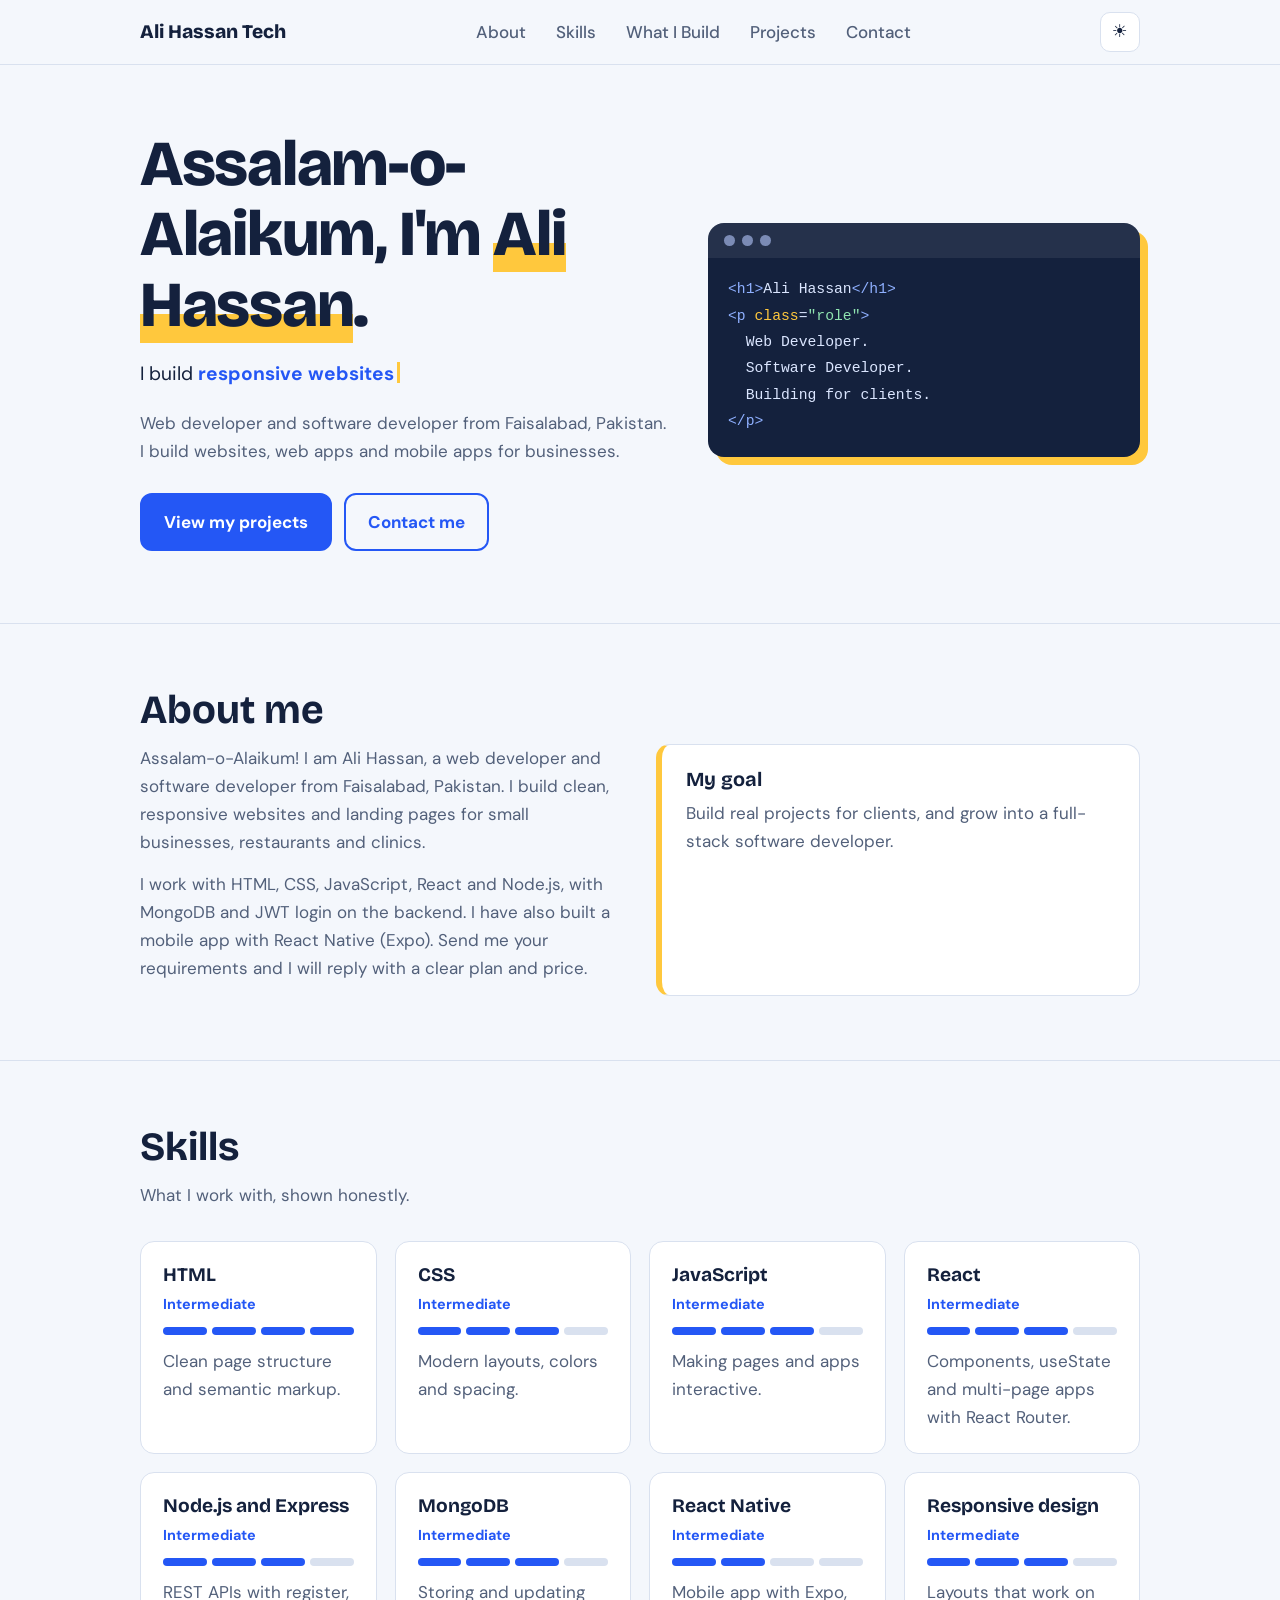
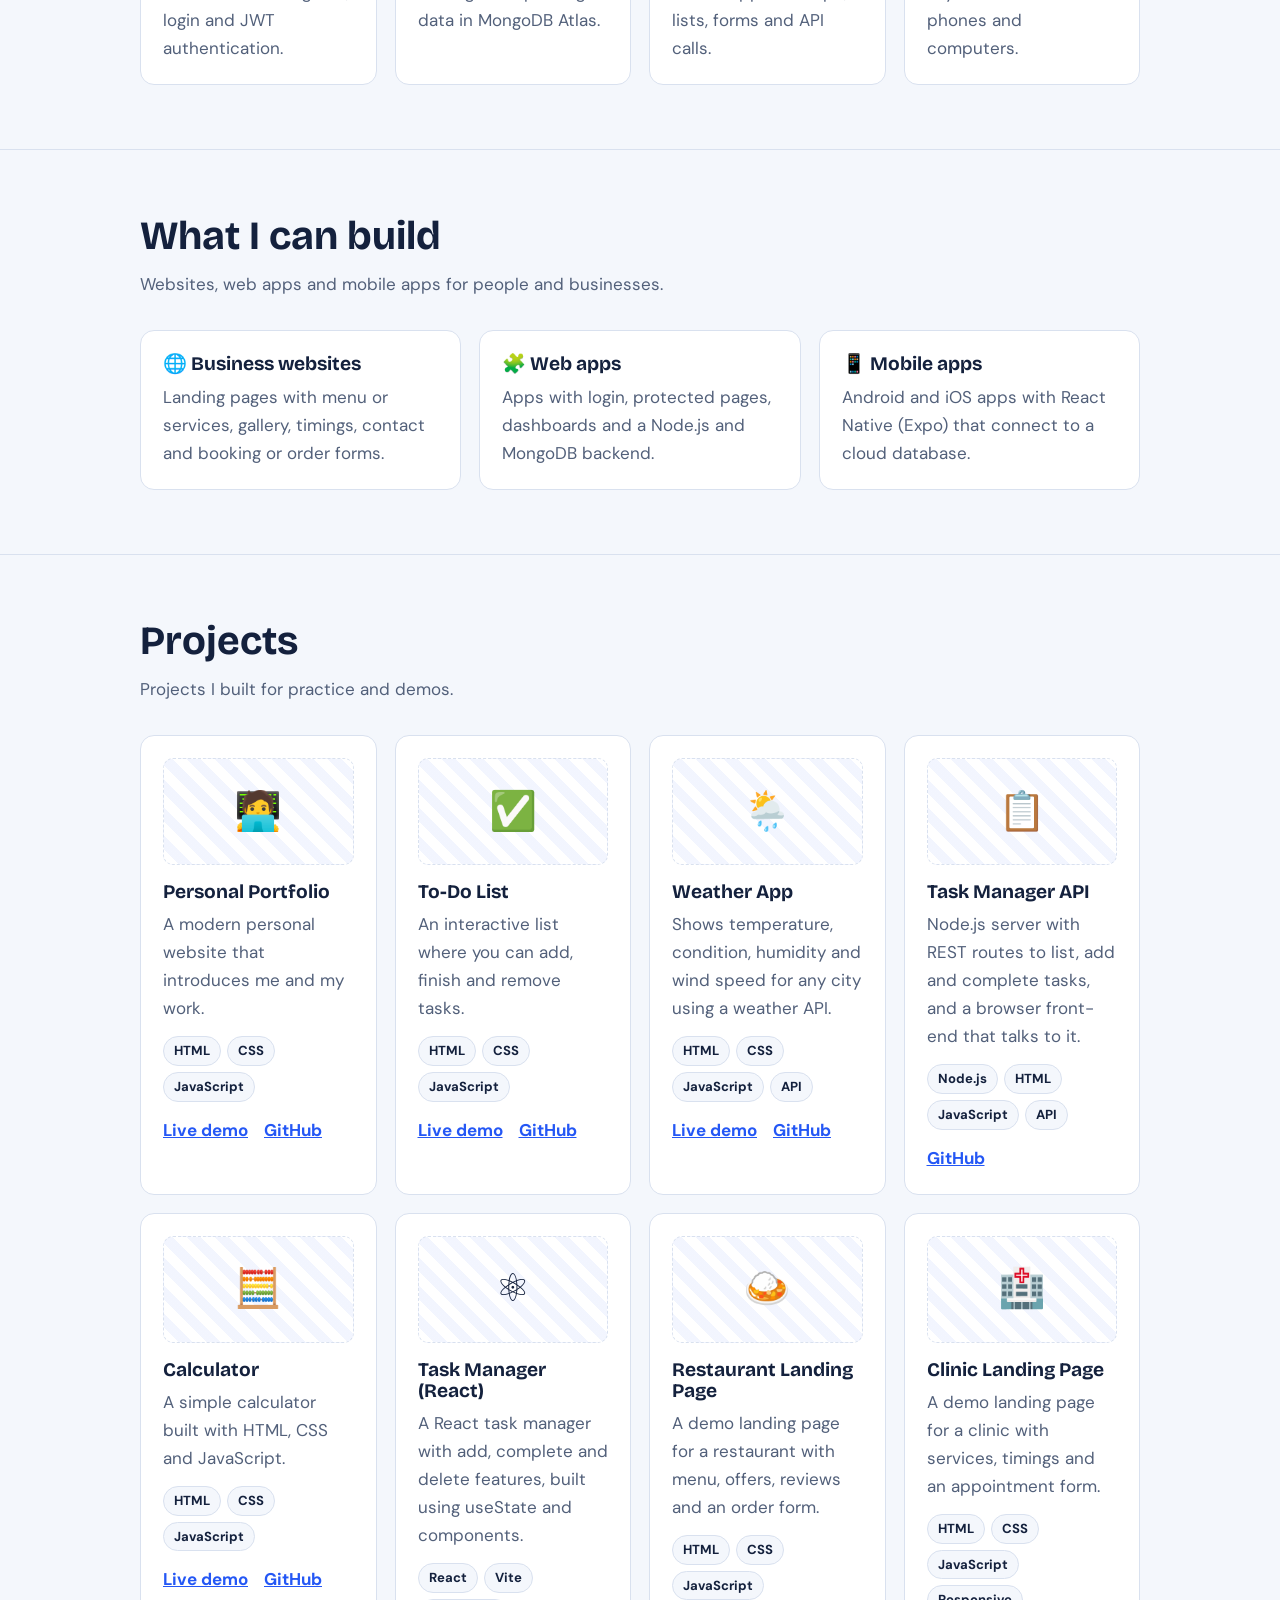
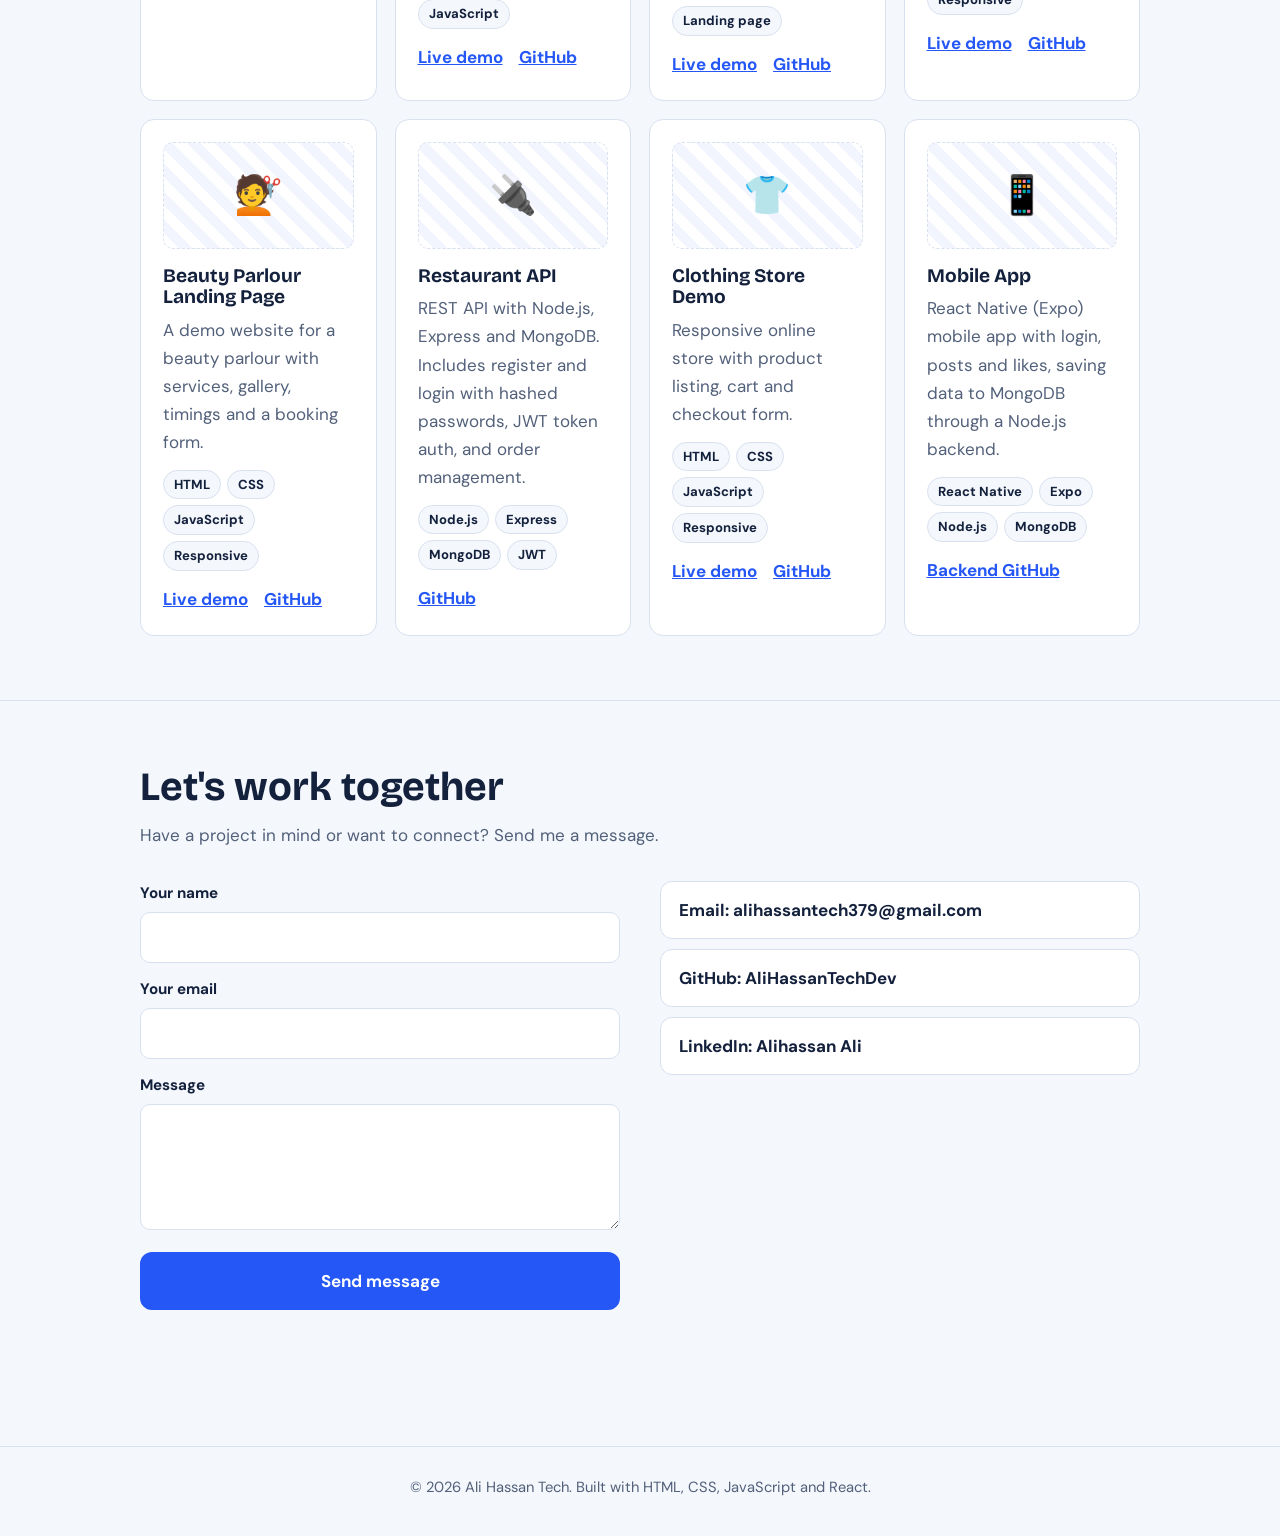
<file: index.html>
<!DOCTYPE html>
<html lang="en" data-theme="light">
<head>
  <meta charset="UTF-8">
  <meta name="viewport" content="width=device-width, initial-scale=1.0">
  <meta name="google-site-verification" content="fkMS2w0Q9aMJQd9gZnTklXgMXnlZef09tQnP1ck4gIs">

  <!-- Google Analytics -->
  <script async src="https://www.googletagmanager.com/gtag/js?id=G-DRD0WNYX33"></script>
  <script>
    window.dataLayer = window.dataLayer || [];
    function gtag(){dataLayer.push(arguments);}
    gtag('js', new Date());
    gtag('config', 'G-DRD0WNYX33');
  </script>

  <title>Ali Hassan Tech | Web Developer and Software Developer</title>
  <meta name="description" content="Ali Hassan Tech is a web and software developer from Faisalabad, Pakistan. I build responsive websites, web apps and mobile apps with React, Node.js, MongoDB and React Native.">
  <link rel="canonical" href="https://alihassantechdev.github.io/">
  <meta name="robots" content="index, follow">
  <meta name="theme-color" content="#2457f5">

  <!-- Social share preview -->
  <meta property="og:type" content="website">
  <meta property="og:site_name" content="Ali Hassan Tech">
  <meta property="og:title" content="Ali Hassan Tech | Web Developer and Software Developer">
  <meta property="og:description" content="Responsive websites, web apps and mobile apps with React, Node.js and MongoDB.">
  <meta property="og:url" content="https://alihassantechdev.github.io/">
  <meta name="twitter:card" content="summary">

  <!-- Structured data -->
  <script type="application/ld+json">
  {
    "@context": "https://schema.org",
    "@graph": [
      {
        "@type": "WebSite",
        "name": "Ali Hassan Tech",
        "alternateName": ["alihassantechdev", "Ali Hassan Tech Dev"],
        "url": "https://alihassantechdev.github.io/"
      },
      {
        "@type": "Person",
        "name": "Ali Hassan",
        "alternateName": ["Ali Hassan Tech", "alihassantechdev"],
        "url": "https://alihassantechdev.github.io/",
        "jobTitle": "Web Developer and Software Developer",
        "sameAs": ["https://github.com/AliHassanTechDev"]
      }
    ]
  }
  </script>

  <link rel="preconnect" href="https://fonts.googleapis.com">
  <link rel="preconnect" href="https://fonts.gstatic.com" crossorigin>
  <link href="https://fonts.googleapis.com/css2?family=Bricolage+Grotesque:wght@500;700;800&family=DM+Sans:wght@400;500;700&display=swap" rel="stylesheet">

  <style>
/* ===== Colors (light + dark) ===== */
:root{
  --bg:#f4f7fc; --surface:#ffffff; --ink:#14213d; --muted:#52607a; --line:#d9e1ef;
  --accent:#2457f5; --accent-ink:#ffffff; --hi:#ffc83d; --code:#14213d; --code-ink:#dbe6ff;
}
@media (prefers-color-scheme:dark){
  :root:not([data-theme="light"]){
    --bg:#0e1630; --surface:#17224a; --ink:#eef2ff; --muted:#a6b3d6; --line:#2a386b;
    --accent:#6c8cff; --accent-ink:#0e1630; --code:#0a1022;
  }
}
:root[data-theme="dark"]{
  --bg:#0e1630; --surface:#17224a; --ink:#eef2ff; --muted:#a6b3d6; --line:#2a386b;
  --accent:#6c8cff; --accent-ink:#0e1630; --code:#0a1022;
}

/* ===== Base ===== */
*,*::before,*::after{box-sizing:border-box}
html{scroll-behavior:smooth;scroll-padding-top:72px}
body{margin:0;background:var(--bg);color:var(--ink);font:400 17px/1.65 "DM Sans",system-ui,sans-serif}
h1,h2,h3{font-family:"Bricolage Grotesque",system-ui,sans-serif;line-height:1.1;margin:0}
a{color:inherit}
button{font:inherit;cursor:pointer}
:focus-visible{outline:3px solid var(--accent);outline-offset:3px;border-radius:6px}
.wrap{max-width:1040px;margin:0 auto;padding:0 20px}

/* ===== Header ===== */
header{position:sticky;top:0;z-index:10;background:var(--bg);border-bottom:1px solid var(--line)}
.bar{display:flex;align-items:center;justify-content:space-between;height:64px}
.logo{font-family:"Bricolage Grotesque",sans-serif;font-weight:800;font-size:1.2rem;text-decoration:none}
nav{display:flex;gap:6px;align-items:center}
nav a{text-decoration:none;padding:8px 12px;border-radius:8px;color:var(--muted);font-weight:500}
nav a:hover{color:var(--ink);background:var(--surface)}
.icon{background:var(--surface);border:1px solid var(--line);color:var(--ink);width:40px;height:40px;border-radius:10px;font-size:1.1rem}
#menu{display:none}
@media(max-width:720px){
  #menu{display:inline-block}
  nav{display:none;position:absolute;top:64px;left:0;right:0;background:var(--bg);flex-direction:column;align-items:stretch;padding:10px 20px 16px;border-bottom:1px solid var(--line)}
  nav.open{display:flex}
}

/* ===== Hero ===== */
.hero{display:grid;grid-template-columns:1.1fr .9fr;gap:40px;align-items:center;padding:64px 20px 72px}
@media(max-width:820px){.hero{grid-template-columns:1fr;padding:40px 20px 48px}}
.hero h1{font-size:clamp(2.3rem,6vw,4rem);font-weight:800;letter-spacing:-.02em}
.hero h1 mark{background:linear-gradient(transparent 62%,var(--hi) 62%);color:inherit}
.hero p{color:var(--muted);max-width:46ch;margin:18px 0 0}
.hero .typing{font-size:1.2rem;color:var(--ink);min-height:1.7em}
.hero .typing strong{color:var(--accent)}
.hero .btns{margin-top:28px}
.btns{display:flex;gap:12px;flex-wrap:wrap}
.btn{display:inline-block;text-decoration:none;font-weight:700;padding:13px 22px;border-radius:12px;border:2px solid var(--accent);background:transparent;color:var(--accent);transition:transform .15s}
.btn.main{background:var(--accent);color:var(--accent-ink)}
.btn:hover{transform:translateY(-2px)}
.cursor{display:inline-block;width:3px;height:1.1em;background:var(--hi);margin-left:3px;vertical-align:-3px;animation:blink 1s steps(2) infinite}
@keyframes blink{50%{opacity:0}}

/* ===== Code card ===== */
.editor{background:var(--code);color:var(--code-ink);border-radius:16px;overflow:hidden;box-shadow:8px 8px 0 var(--hi)}
.editor .top{display:flex;gap:7px;padding:12px 16px;background:rgba(255,255,255,.07)}
.editor .top i{width:11px;height:11px;border-radius:50%;background:#7b8bb5;display:block}
.editor pre{margin:0;padding:18px 20px 22px;font:500 .92rem/1.8 ui-monospace,Menlo,Consolas,monospace;white-space:pre-wrap}
.k{color:#ffc83d}.s{color:#8fe3b0}.t{color:#8fb0ff}

/* ===== Sections ===== */
section{padding:64px 0;border-top:1px solid var(--line)}
section h2{font-size:clamp(1.8rem,4vw,2.5rem);margin-bottom:12px}
.lead{color:var(--muted);max-width:62ch;margin:0 0 32px}
.grid{display:grid;gap:18px;grid-template-columns:repeat(auto-fit,minmax(230px,1fr))}
.card{background:var(--surface);border:1px solid var(--line);border-radius:14px;padding:22px}
.card h3{font-size:1.2rem;margin-bottom:8px}
.card p{margin:0;color:var(--muted)}

/* About */
.about{display:grid;grid-template-columns:1fr 1fr;gap:32px}
@media(max-width:820px){.about{grid-template-columns:1fr}}
.about p{margin:0 0 14px;color:var(--muted)}
.goal{background:var(--surface);border:1px solid var(--line);border-left:6px solid var(--hi);border-radius:14px;padding:24px}
.goal h3{margin-bottom:8px}
.goal p{margin:0}

/* Skills */
.lv{font-weight:700;font-size:.9rem;color:var(--accent)}
.level{display:flex;gap:5px;margin:10px 0 12px}
.level span{width:100%;height:8px;border-radius:4px;background:var(--line)}
.level span.on{background:var(--accent)}

/* Projects */
.shot{aspect-ratio:16/9;border-radius:10px;margin-bottom:16px;display:grid;place-items:center;font-size:2.4rem;border:1px dashed var(--line);background:repeating-linear-gradient(45deg,transparent 0 10px,rgba(36,87,245,.06) 10px 20px)}
.tags{display:flex;flex-wrap:wrap;gap:6px;margin:14px 0}
.tags span{font-size:.82rem;font-weight:700;padding:3px 10px;border-radius:99px;background:var(--bg);border:1px solid var(--line)}
.links{display:flex;gap:16px;font-weight:700}
.links a{color:var(--accent)}

/* Contact */
.contact{display:grid;grid-template-columns:1fr 1fr;gap:40px}
@media(max-width:820px){.contact{grid-template-columns:1fr}}
form{display:grid;gap:14px;max-width:520px}
label{font-weight:700;font-size:.95rem}
input,textarea{width:100%;font:inherit;padding:12px 14px;border-radius:10px;border:1px solid var(--line);background:var(--surface);color:var(--ink);margin-top:6px}
.ways a{display:block;padding:14px 18px;margin-bottom:10px;background:var(--surface);border:1px solid var(--line);border-radius:12px;text-decoration:none;font-weight:700;overflow-wrap:anywhere}
.ways a:hover{border-color:var(--accent)}
#note{min-height:1.4em;font-weight:700;color:var(--accent)}

/* Footer */
footer{padding:28px 0 36px;border-top:1px solid var(--line);color:var(--muted);font-size:.92rem;text-align:center}

@media(prefers-reduced-motion:reduce){
  *{animation:none!important;transition:none!important;scroll-behavior:auto!important}
}
  </style>
</head>
<body>

  <!-- NAVBAR -->
  <header>
    <div class="wrap bar">
      <a class="logo" href="#top">Ali Hassan Tech</a>
      <nav id="nav" aria-label="Main">
        <a href="#about">About</a>
        <a href="#skills">Skills</a>
        <a href="#build">What I Build</a>
        <a href="#projects">Projects</a>
        <a href="#contact">Contact</a>
      </nav>
      <div>
        <button class="icon" id="theme" aria-label="Switch light or dark theme">☀️</button>
        <button class="icon" id="menu" aria-label="Open menu" aria-expanded="false">☰</button>
      </div>
    </div>
  </header>

  <main id="top">

    <!-- HERO -->
    <div class="wrap hero">
      <div>
        <h1>Assalam-o-Alaikum, I'm <mark>Ali Hassan</mark>.</h1>
        <p class="typing">I build <strong id="typing-text">responsive websites</strong><span class="cursor"></span></p>
        <p>Web developer and software developer from Faisalabad, Pakistan. I build websites, web apps and mobile apps for businesses.</p>
        <div class="btns">
          <a class="btn main" href="#projects">View my projects</a>
          <a class="btn" href="#contact">Contact me</a>
        </div>
      </div>
      <div class="editor" aria-hidden="true">
        <div class="top"><i></i><i></i><i></i></div>
<pre><span class="t">&lt;h1&gt;</span>Ali Hassan<span class="t">&lt;/h1&gt;</span>
<span class="t">&lt;p</span> <span class="k">class</span>=<span class="s">"role"</span><span class="t">&gt;</span>
  Web Developer.
  Software Developer.
  Building for clients.
<span class="t">&lt;/p&gt;</span></pre>
      </div>
    </div>

    <!-- ABOUT -->
    <section id="about"><div class="wrap">
      <h2>About me</h2>
      <div class="about">
        <div>
          <p>Assalam-o-Alaikum! I am Ali Hassan, a web developer and software developer from Faisalabad, Pakistan. I build clean, responsive websites and landing pages for small businesses, restaurants and clinics.</p>
          <p>I work with HTML, CSS, JavaScript, React and Node.js, with MongoDB and JWT login on the backend. I have also built a mobile app with React Native (Expo). Send me your requirements and I will reply with a clear plan and price.</p>
        </div>
        <div class="goal">
          <h3>My goal</h3>
          <p>Build real projects for clients, and grow into a full-stack software developer.</p>
        </div>
      </div>
    </div></section>

    <!-- SKILLS -->
    <section id="skills"><div class="wrap">
      <h2>Skills</h2>
      <p class="lead">What I work with, shown honestly.</p>
      <div class="grid">
        <div class="card"><h3>HTML</h3><div class="lv">Intermediate</div><div class="level"><span class="on"></span><span class="on"></span><span class="on"></span><span class="on"></span></div><p>Clean page structure and semantic markup.</p></div>
        <div class="card"><h3>CSS</h3><div class="lv">Intermediate</div><div class="level"><span class="on"></span><span class="on"></span><span class="on"></span><span></span></div><p>Modern layouts, colors and spacing.</p></div>
        <div class="card"><h3>JavaScript</h3><div class="lv">Intermediate</div><div class="level"><span class="on"></span><span class="on"></span><span class="on"></span><span></span></div><p>Making pages and apps interactive.</p></div>
        <div class="card"><h3>React</h3><div class="lv">Intermediate</div><div class="level"><span class="on"></span><span class="on"></span><span class="on"></span><span></span></div><p>Components, useState and multi-page apps with React Router.</p></div>
        <div class="card"><h3>Node.js and Express</h3><div class="lv">Intermediate</div><div class="level"><span class="on"></span><span class="on"></span><span class="on"></span><span></span></div><p>REST APIs with register, login and JWT authentication.</p></div>
        <div class="card"><h3>MongoDB</h3><div class="lv">Intermediate</div><div class="level"><span class="on"></span><span class="on"></span><span class="on"></span><span></span></div><p>Storing and updating data in MongoDB Atlas.</p></div>
        <div class="card"><h3>React Native</h3><div class="lv">Intermediate</div><div class="level"><span class="on"></span><span class="on"></span><span></span><span></span></div><p>Mobile app with Expo, lists, forms and API calls.</p></div>
        <div class="card"><h3>Responsive design</h3><div class="lv">Intermediate</div><div class="level"><span class="on"></span><span class="on"></span><span class="on"></span><span></span></div><p>Layouts that work on phones and computers.</p></div>
      </div>
    </div></section>

    <!-- WHAT I BUILD -->
    <section id="build"><div class="wrap">
      <h2>What I can build</h2>
      <p class="lead">Websites, web apps and mobile apps for people and businesses.</p>
      <div class="grid">
        <div class="card"><h3>🌐 Business websites</h3><p>Landing pages with menu or services, gallery, timings, contact and booking or order forms.</p></div>
        <div class="card"><h3>🧩 Web apps</h3><p>Apps with login, protected pages, dashboards and a Node.js and MongoDB backend.</p></div>
        <div class="card"><h3>📱 Mobile apps</h3><p>Android and iOS apps with React Native (Expo) that connect to a cloud database.</p></div>
      </div>
    </div></section>

    <!-- PROJECTS -->
    <section id="projects"><div class="wrap">
      <h2>Projects</h2>
      <p class="lead">Projects I built for practice and demos.</p>
      <div class="grid">
        <article class="card">
          <div class="shot" role="img" aria-label="Portfolio project">🧑‍💻</div>
          <h3>Personal Portfolio</h3>
          <p>A modern personal website that introduces me and my work.</p>
          <div class="tags"><span>HTML</span><span>CSS</span><span>JavaScript</span></div>
          <div class="links">
            <a href="https://alihassantechdev.github.io" target="_blank" rel="noopener">Live demo</a>
            <a href="https://github.com/AliHassanTechDev/AliHassanTechDev.github.io" target="_blank" rel="noopener">GitHub</a>
          </div>
        </article>
        <article class="card">
          <div class="shot" role="img" aria-label="To-Do List project">✅</div>
          <h3>To-Do List</h3>
          <p>An interactive list where you can add, finish and remove tasks.</p>
          <div class="tags"><span>HTML</span><span>CSS</span><span>JavaScript</span></div>
          <div class="links">
            <a href="Todo.html">Live demo</a>
            <a href="https://github.com/AliHassanTechDev/AliHassanTechDev.github.io/blob/main/Todo.html" target="_blank" rel="noopener">GitHub</a>
          </div>
        </article>
        <article class="card">
          <div class="shot" role="img" aria-label="Weather App project">🌦️</div>
          <h3>Weather App</h3>
          <p>Shows temperature, condition, humidity and wind speed for any city using a weather API.</p>
          <div class="tags"><span>HTML</span><span>CSS</span><span>JavaScript</span><span>API</span></div>
          <div class="links">
            <a href="Weather.html">Live demo</a>
            <a href="https://github.com/AliHassanTechDev/AliHassanTechDev.github.io/blob/main/Weather.html" target="_blank" rel="noopener">GitHub</a>
          </div>
        </article>
        <article class="card">
          <div class="shot" role="img" aria-label="Task Manager API project">📋</div>
          <h3>Task Manager API</h3>
          <p>Node.js server with REST routes to list, add and complete tasks, and a browser front-end that talks to it.</p>
          <div class="tags"><span>Node.js</span><span>HTML</span><span>JavaScript</span><span>API</span></div>
          <div class="links">
            <a href="https://github.com/AliHassanTechDev/task-manager" target="_blank" rel="noopener">GitHub</a>
          </div>
        </article>
        <article class="card">
          <div class="shot" role="img" aria-label="Calculator project">🧮</div>
          <h3>Calculator</h3>
          <p>A simple calculator built with HTML, CSS and JavaScript.</p>
          <div class="tags"><span>HTML</span><span>CSS</span><span>JavaScript</span></div>
          <div class="links">
            <a href="calculator.html" target="_blank" rel="noopener">Live demo</a>
            <a href="https://github.com/AliHassanTechDev/AliHassanTechDev.github.io/blob/main/calculator.html" target="_blank" rel="noopener">GitHub</a>
          </div>
        </article>
        <article class="card">
          <div class="shot" role="img" aria-label="Task Manager React project">⚛️</div>
          <h3>Task Manager (React)</h3>
          <p>A React task manager with add, complete and delete features, built using useState and components.</p>
          <div class="tags"><span>React</span><span>Vite</span><span>JavaScript</span></div>
          <div class="links">
            <a href="https://task-app-react-pi.vercel.app" target="_blank" rel="noopener">Live demo</a>
            <a href="https://github.com/AliHassanTechDev/task-app-react" target="_blank" rel="noopener">GitHub</a>
          </div>
        </article>
        <article class="card">
          <div class="shot" role="img" aria-label="Restaurant landing page demo">🍛</div>
          <h3>Restaurant Landing Page</h3>
          <p>A demo landing page for a restaurant with menu, offers, reviews and an order form.</p>
          <div class="tags"><span>HTML</span><span>CSS</span><span>JavaScript</span><span>Landing page</span></div>
          <div class="links">
            <a href="https://alihassantechdev.github.io/restaurant-landing-demo/" target="_blank" rel="noopener">Live demo</a>
            <a href="https://github.com/AliHassanTechDev/restaurant-landing-demo" target="_blank" rel="noopener">GitHub</a>
          </div>
        </article>
        <article class="card">
          <div class="shot" role="img" aria-label="Clinic landing page demo">🏥</div>
          <h3>Clinic Landing Page</h3>
          <p>A demo landing page for a clinic with services, timings and an appointment form.</p>
          <div class="tags"><span>HTML</span><span>CSS</span><span>JavaScript</span><span>Responsive</span></div>
          <div class="links">
            <a href="https://alihassantechdev.github.io/clinic-demo/" target="_blank" rel="noopener">Live demo</a>
            <a href="https://github.com/AliHassanTechDev/clinic-demo" target="_blank" rel="noopener">GitHub</a>
          </div>
        </article>
        <article class="card">
          <div class="shot" role="img" aria-label="Beauty parlour demo">💇</div>
          <h3>Beauty Parlour Landing Page</h3>
          <p>A demo website for a beauty parlour with services, gallery, timings and a booking form.</p>
          <div class="tags"><span>HTML</span><span>CSS</span><span>JavaScript</span><span>Responsive</span></div>
          <div class="links">
            <a href="https://alihassantechdev.github.io/beauty-demo/" target="_blank" rel="noopener">Live demo</a>
            <a href="https://github.com/AliHassanTechDev/beauty-demo" target="_blank" rel="noopener">GitHub</a>
          </div>
        </article>
        <article class="card">
          <div class="shot" role="img" aria-label="Restaurant API project">🔌</div>
          <h3>Restaurant API</h3>
          <p>REST API with Node.js, Express and MongoDB. Includes register and login with hashed passwords, JWT token auth, and order management.</p>
          <div class="tags"><span>Node.js</span><span>Express</span><span>MongoDB</span><span>JWT</span></div>
          <div class="links">
            <a href="https://github.com/AliHassanTechDev/restaurant-api" target="_blank" rel="noopener">GitHub</a>
          </div>
        </article>
        <article class="card">
          <div class="shot" role="img" aria-label="Clothing store demo">👕</div>
          <h3>Clothing Store Demo</h3>
          <p>Responsive online store with product listing, cart and checkout form.</p>
          <div class="tags"><span>HTML</span><span>CSS</span><span>JavaScript</span><span>Responsive</span></div>
          <div class="links">
            <a href="https://alihassantechdev.github.io/clothing-store-demo/" target="_blank" rel="noopener">Live demo</a>
            <a href="https://github.com/AliHassanTechDev/clothing-store-demo" target="_blank" rel="noopener">GitHub</a>
          </div>
        </article>
        <article class="card">
          <div class="shot" role="img" aria-label=" mobile app">📱</div>
          <h3> Mobile App</h3>
          <p>React Native (Expo) mobile app with login, posts and likes, saving data to MongoDB through a Node.js backend.</p>
          <div class="tags"><span>React Native</span><span>Expo</span><span>Node.js</span><span>MongoDB</span></div>
          <div class="links">
            <a href="https://github.com/AliHassanTechDev/restaurant-api" target="_blank" rel="noopener">Backend GitHub</a>
          </div>
        </article>
      </div>
    </div></section>

    <!-- CONTACT -->
    <section id="contact"><div class="wrap">
      <h2>Let's work together</h2>
      <p class="lead">Have a project in mind or want to connect? Send me a message.</p>
      <div class="contact">
        <form id="form" action="https://formspree.io/f/mbgjvyla" method="POST">
          <label>Your name<input name="name" required autocomplete="name"></label>
          <label>Your email<input type="email" name="email" required autocomplete="email"></label>
          <label>Message<textarea name="message" rows="4" required></textarea></label>
          <button class="btn main" type="submit">Send message</button>
          <p id="note"></p>
        </form>
        <div class="ways">
          <a href="mailto:alihassantech379@gmail.com">Email: alihassantech379@gmail.com</a>
          <a href="https://github.com/AliHassanTechDev" target="_blank" rel="noopener">GitHub: AliHassanTechDev</a>
          <a href="https://www.linkedin.com/in/alihassan-ali-843782423/" target="_blank" rel="noopener">LinkedIn: Alihassan Ali</a>
        </div>
      </div>
    </div></section>

  </main>

  <footer>
    <div class="wrap">© 2026 Ali Hassan Tech. Built with HTML, CSS, JavaScript and React.</div>
  </footer>

  <script>
    // Theme toggle
    const themeBtn = document.getElementById("theme");
    themeBtn.addEventListener("click", () => {
      const root = document.documentElement;
      const isDark = root.getAttribute("data-theme") === "dark";
      root.setAttribute("data-theme", isDark ? "light" : "dark");
      themeBtn.textContent = isDark ? "☀️" : "🌙";
    });

    // Mobile menu
    const menuBtn = document.getElementById("menu");
    const nav = document.getElementById("nav");
    menuBtn.addEventListener("click", () => {
      const open = nav.classList.toggle("open");
      menuBtn.setAttribute("aria-expanded", open);
    });
    nav.querySelectorAll("a").forEach(link => {
      link.addEventListener("click", () => nav.classList.remove("open"));
    });

    // Typing effect
    const words = ["responsive websites", "web apps", "mobile apps"];
    const typingEl = document.getElementById("typing-text");
    let wordIndex = 0, charIndex = 0, deleting = false;
    function type() {
      const word = words[wordIndex];
      typingEl.textContent = deleting ? word.substring(0, charIndex--) : word.substring(0, charIndex++);
      let delay = deleting ? 50 : 90;
      if (!deleting && charIndex > word.length) { deleting = true; delay = 1400; }
      if (deleting && charIndex < 0) { deleting = false; wordIndex = (wordIndex + 1) % words.length; charIndex = 0; delay = 300; }
      setTimeout(type, delay);
    }
    type();

    // Contact form (Formspree)
    const form = document.getElementById("form");
    const note = document.getElementById("note");
    form.addEventListener("submit", async (e) => {
      e.preventDefault();
      note.textContent = "Sending...";
      try {
        const res = await fetch(form.action, {
          method: "POST",
          body: new FormData(form),
          headers: { Accept: "application/json" }
        });
        if (res.ok) {
          note.textContent = "Shukriya! Aap ka message mil gaya.";
          form.reset();
        } else {
          note.textContent = "Kuch masla aaya. Email par try karein.";
        }
      } catch {
        note.textContent = "Internet check karein aur dobara try karein.";
      }
    });
  </script>
</body>
</html>
</file>
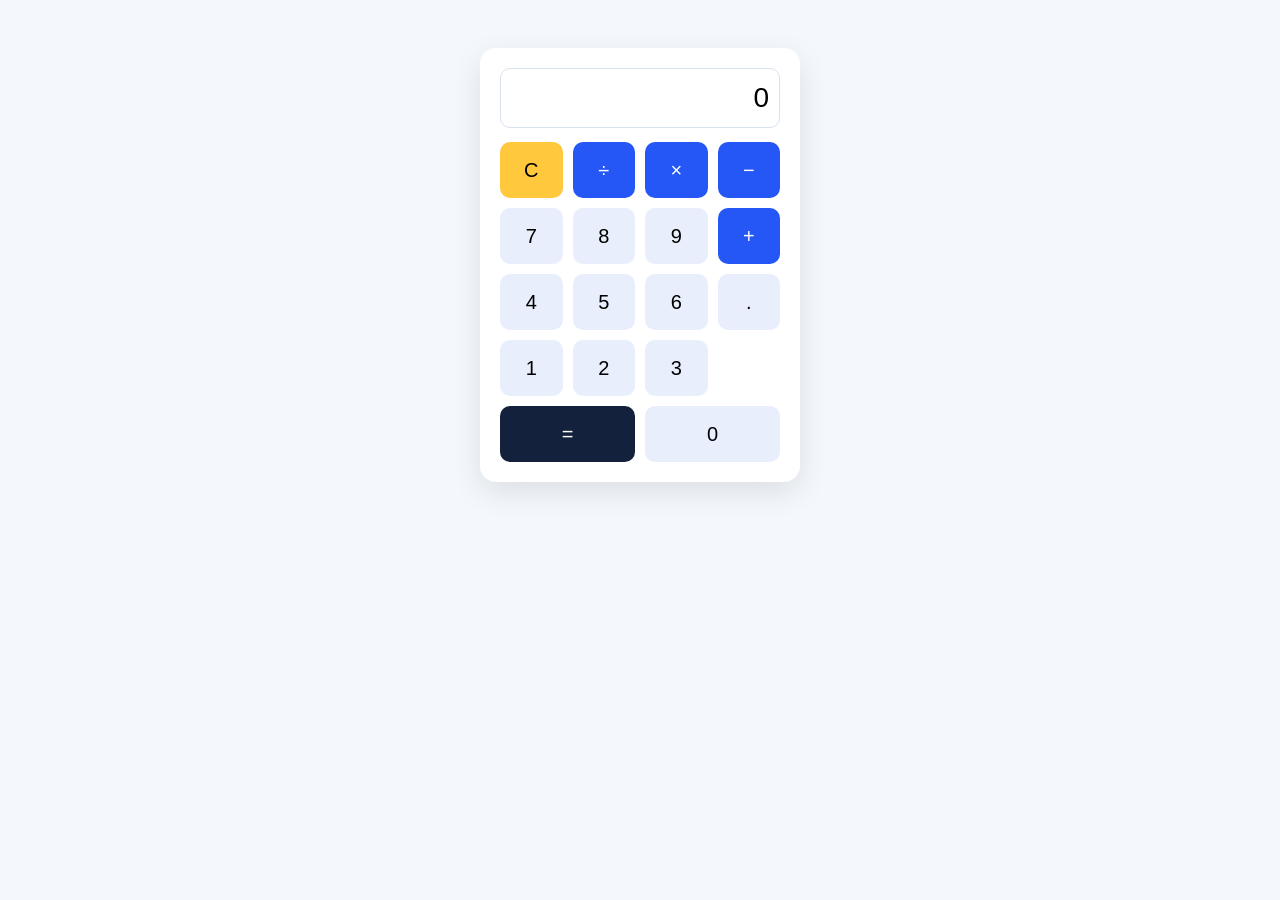
<file: calculater.html>
<!DOCTYPE html>
<html lang="en">
<head>
  <meta charset="UTF-8">
  <meta name="viewport" content="width=device-width, initial-scale=1.0">
  <title>Calculator</title>
  <style>
    body { font-family: Arial, sans-serif; background: #f4f7fc; display: flex; justify-content: center; padding-top: 40px; }
    .calc { background: #fff; padding: 20px; border-radius: 16px; box-shadow: 0 10px 30px rgba(0,0,0,.1); width: 280px; }
    #display { width: 100%; height: 60px; font-size: 28px; text-align: right; padding: 10px; box-sizing: border-box; border: 1px solid #d9e1ef; border-radius: 10px; margin-bottom: 14px; }
    .buttons { display: grid; grid-template-columns: repeat(4, 1fr); gap: 10px; }
    button { height: 56px; font-size: 20px; border: none; border-radius: 10px; background: #e8eefc; cursor: pointer; }
    button:hover { background: #d3defa; }
    button.op { background: #2457f5; color: #fff; }
    button.clear { background: #ffc83d; }
    button.equal { background: #14213d; color: #fff; grid-column: span 2; }
    button.zero { grid-column: span 2; }
  </style>
</head>
<body>
  <div class="calc">
    <input id="display" value="0" readonly>
    <div class="buttons">
      <button class="clear" data-action="clear">C</button>
      <button class="op" data-value="/">÷</button>
      <button class="op" data-value="*">×</button>
      <button class="op" data-value="-">−</button>

      <button data-value="7">7</button>
      <button data-value="8">8</button>
      <button data-value="9">9</button>
      <button class="op" data-value="+">+</button>

      <button data-value="4">4</button>
      <button data-value="5">5</button>
      <button data-value="6">6</button>
      <button data-value="." >.</button>

      <button data-value="1">1</button>
      <button data-value="2">2</button>
      <button data-value="3">3</button>
      <button class="equal" data-action="equal">=</button>

      <button class="zero" data-value="0">0</button>
    </div>
  </div>

  <script>
    const display = document.getElementById("display");
    let current = "0";

    function update() {
      display.value = current;
    }

    document.querySelectorAll("button").forEach(btn => {
      btn.addEventListener("click", () => {
        const value = btn.dataset.value;
        const action = btn.dataset.action;

        if (action === "clear") {
          current = "0";
        }
        else if (action === "equal") {
          try {
            current = String(eval(current));
          } catch (e) {
            current = "Error";
          }
        }
        else if (value !== undefined) {
          if (current === "0" || current === "Error") {
            current = value;
          } else {
            current += value;
          }
        }

        update();
      });
    });

    update();
  </script>
</body>
</html>
</file>
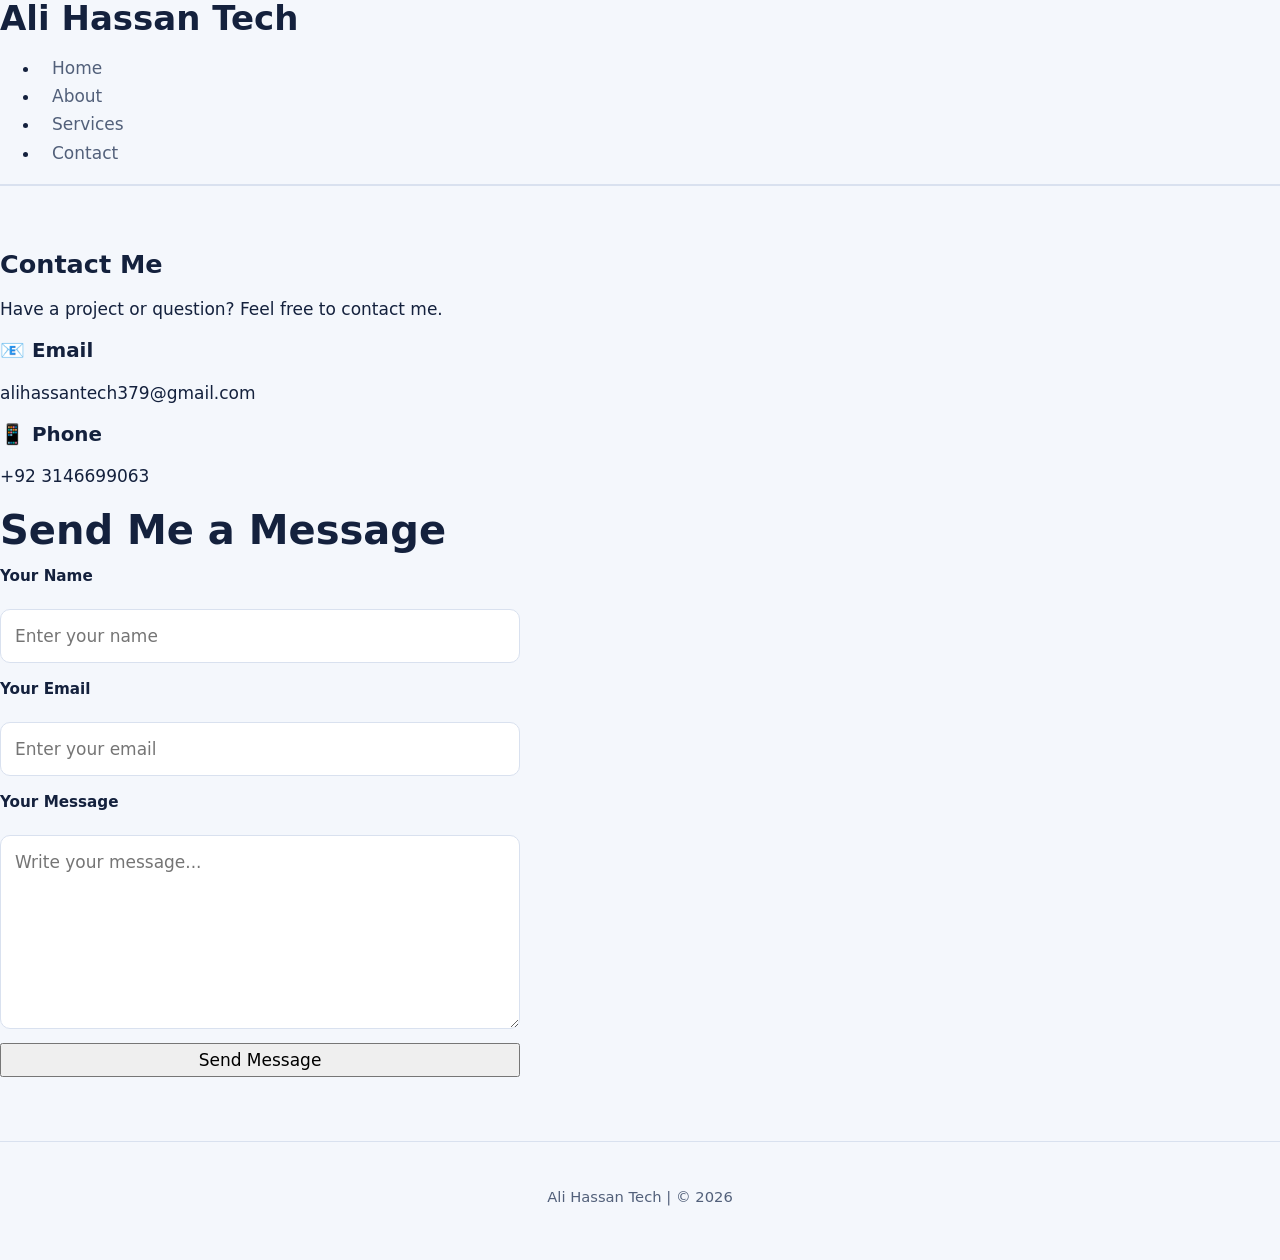
<file: Contact.html>
<!DOCTYPE html>
<html lang="en">
<head>
    <meta charset="UTF-8">
    <meta name="viewport" content="width=device-width, initial-scale=1.0">

    <title>Ali Hassan Tech | Contact</title>

    <link rel="stylesheet" href="style.css">
</head>

<body>

<header>
    <div class="container">

        <div id="branding">
            <h1><span class="highlight">Ali Hassan</span> Tech</h1>
        </div>

        <nav>
            <ul>
                <li><a href="index.html">Home</a></li>
                <li><a href="index.html#about">About</a></li>
                <li><a href="index.html#services">Services</a></li>
                <li class="current">
                    <a href="Contact.html">Contact</a>
                </li>
            </ul>
        </nav>

    </div>
</header>


<section class="contact-section">

    <div class="container">

        <h1>Contact Me</h1>

        <p>
            Have a project or question? Feel free to contact me.
        </p>


        <div class="contact-info">

            <div class="contact-card">
                <h3>📧 Email</h3>
                <p>alihassantech379@gmail.com</p>
            </div>

            <div class="contact-card">
                <h3>📱 Phone</h3>
                <p>+92 3146699063</p>
            </div>

        </div>


        <h2>Send Me a Message</h2>

        <form
            class="contact-form"
            action="https://formspree.io/f/mbgjvyla"
            method="POST"
        >

            <label for="name">Your Name</label>

            <input
                type="text"
                id="name"
                name="name"
                placeholder="Enter your name"
                required
            >


            <label for="email">Your Email</label>

            <input
                type="email"
                id="email"
                name="email"
                placeholder="Enter your email"
                required
            >


            <label for="message">Your Message</label>

            <textarea
                id="message"
                name="message"
                rows="6"
                placeholder="Write your message..."
                required
            ></textarea>


            <button type="submit" class="button_1">
                Send Message
            </button>

        </form>

    </div>

</section>


<footer>
    <p>Ali Hassan Tech | © 2026</p>
</footer>


</body>
</html>
</file>
<file: style.css>
/* ===== Colors (light + dark) ===== */
:root{
  --bg:#f4f7fc; --surface:#ffffff; --ink:#14213d; --muted:#52607a; --line:#d9e1ef;
  --accent:#2457f5; --accent-ink:#ffffff; --hi:#ffc83d; --code:#14213d; --code-ink:#dbe6ff;
}
@media (prefers-color-scheme:dark){
  :root:not([data-theme="light"]){
    --bg:#0e1630; --surface:#17224a; --ink:#eef2ff; --muted:#a6b3d6; --line:#2a386b;
    --accent:#6c8cff; --accent-ink:#0e1630; --code:#0a1022;
  }
}
:root[data-theme="dark"]{
  --bg:#0e1630; --surface:#17224a; --ink:#eef2ff; --muted:#a6b3d6; --line:#2a386b;
  --accent:#6c8cff; --accent-ink:#0e1630; --code:#0a1022;
}

/* ===== Base ===== */
*,*::before,*::after{box-sizing:border-box}
html{scroll-behavior:smooth;scroll-padding-top:72px}
body{margin:0;background:var(--bg);color:var(--ink);font:400 17px/1.65 "DM Sans",system-ui,sans-serif}
h1,h2,h3{font-family:"Bricolage Grotesque",system-ui,sans-serif;line-height:1.1;margin:0}
a{color:inherit}
button{font:inherit;cursor:pointer}
:focus-visible{outline:3px solid var(--accent);outline-offset:3px;border-radius:6px}
.wrap{max-width:1040px;margin:0 auto;padding:0 20px}

/* ===== Header ===== */
header{position:sticky;top:0;z-index:10;background:var(--bg);border-bottom:1px solid var(--line)}
.bar{display:flex;align-items:center;justify-content:space-between;height:64px}
.logo{font-family:"Bricolage Grotesque",sans-serif;font-weight:800;font-size:1.2rem;text-decoration:none}
nav{display:flex;gap:6px;align-items:center}
nav a{text-decoration:none;padding:8px 12px;border-radius:8px;color:var(--muted);font-weight:500}
nav a:hover{color:var(--ink);background:var(--surface)}
.icon{background:var(--surface);border:1px solid var(--line);color:var(--ink);width:40px;height:40px;border-radius:10px;font-size:1.1rem}
#menu{display:none}
@media(max-width:720px){
  #menu{display:inline-block}
  nav{display:none;position:absolute;top:64px;left:0;right:0;background:var(--bg);flex-direction:column;align-items:stretch;padding:10px 20px 16px;border-bottom:1px solid var(--line)}
  nav.open{display:flex}
}

/* ===== Hero ===== */
.hero{display:grid;grid-template-columns:1.1fr .9fr;gap:40px;align-items:center;padding:64px 20px 72px}
@media(max-width:820px){.hero{grid-template-columns:1fr;padding:40px 20px 48px}}
.hero h1{font-size:clamp(2.3rem,6vw,4rem);font-weight:800;letter-spacing:-.02em}
.hero h1 mark{background:linear-gradient(transparent 62%,var(--hi) 62%);color:inherit}
.hero p{color:var(--muted);max-width:46ch;margin:18px 0 0}
.hero .typing{font-size:1.2rem;color:var(--ink);min-height:1.7em}
.hero .typing strong{color:var(--accent)}
.hero .btns{margin-top:28px}
.btns{display:flex;gap:12px;flex-wrap:wrap}
.btn{display:inline-block;text-decoration:none;font-weight:700;padding:13px 22px;border-radius:12px;border:2px solid var(--accent);background:transparent;color:var(--accent);transition:transform .15s}
.btn.main{background:var(--accent);color:var(--accent-ink)}
.btn:hover{transform:translateY(-2px)}
.cursor{display:inline-block;width:3px;height:1.1em;background:var(--hi);margin-left:3px;vertical-align:-3px;animation:blink 1s steps(2) infinite}
@keyframes blink{50%{opacity:0}}

/* ===== Code card ===== */
.editor{background:var(--code);color:var(--code-ink);border-radius:16px;overflow:hidden;box-shadow:8px 8px 0 var(--hi)}
.editor .top{display:flex;gap:7px;padding:12px 16px;background:rgba(255,255,255,.07)}
.editor .top i{width:11px;height:11px;border-radius:50%;background:#7b8bb5;display:block}
.editor pre{margin:0;padding:18px 20px 22px;font:500 .92rem/1.8 ui-monospace,Menlo,Consolas,monospace;white-space:pre-wrap}
.k{color:#ffc83d}.s{color:#8fe3b0}.t{color:#8fb0ff}

/* ===== Sections ===== */
section{padding:64px 0;border-top:1px solid var(--line)}
section h2{font-size:clamp(1.8rem,4vw,2.5rem);margin-bottom:12px}
.lead{color:var(--muted);max-width:62ch;margin:0 0 32px}
.grid{display:grid;gap:18px;grid-template-columns:repeat(auto-fit,minmax(230px,1fr))}
.card{background:var(--surface);border:1px solid var(--line);border-radius:14px;padding:22px}
.card h3{font-size:1.2rem;margin-bottom:8px}
.card p{margin:0;color:var(--muted)}

/* About */
.about{display:grid;grid-template-columns:1fr 1fr;gap:32px}
@media(max-width:820px){.about{grid-template-columns:1fr}}
.about p{margin:0 0 14px;color:var(--muted)}
.goal{background:var(--surface);border:1px solid var(--line);border-left:6px solid var(--hi);border-radius:14px;padding:24px}
.goal h3{margin-bottom:8px}
.goal p{margin:0}

/* Skills */
.lv{font-weight:700;font-size:.9rem;color:var(--accent)}
.level{display:flex;gap:5px;margin:10px 0 12px}
.level span{width:100%;height:8px;border-radius:4px;background:var(--line)}
.level span.on{background:var(--accent)}

/* Projects */
.shot{aspect-ratio:16/9;border-radius:10px;margin-bottom:16px;display:grid;place-items:center;font-size:2.4rem;border:1px dashed var(--line);background:repeating-linear-gradient(45deg,transparent 0 10px,rgba(36,87,245,.06) 10px 20px)}
.tags{display:flex;flex-wrap:wrap;gap:6px;margin:14px 0}
.tags span{font-size:.82rem;font-weight:700;padding:3px 10px;border-radius:99px;background:var(--bg);border:1px solid var(--line)}
.links{display:flex;gap:16px;font-weight:700}
.links a{color:var(--accent)}

/* Contact */
.contact{display:grid;grid-template-columns:1fr 1fr;gap:40px}
@media(max-width:820px){.contact{grid-template-columns:1fr}}
form{display:grid;gap:14px;max-width:520px}
label{font-weight:700;font-size:.95rem}
input,textarea{width:100%;font:inherit;padding:12px 14px;border-radius:10px;border:1px solid var(--line);background:var(--surface);color:var(--ink);margin-top:6px}
.ways a{display:block;padding:14px 18px;margin-bottom:10px;background:var(--surface);border:1px solid var(--line);border-radius:12px;text-decoration:none;font-weight:700;overflow-wrap:anywhere}
.ways a:hover{border-color:var(--accent)}
#note{min-height:1.4em;font-weight:700;color:var(--accent)}

/* Footer */
footer{padding:28px 0 36px;border-top:1px solid var(--line);color:var(--muted);font-size:.92rem;text-align:center}

@media(prefers-reduced-motion:reduce){
  *{animation:none!important;transition:none!important;scroll-behavior:auto!important}
}
</file>
